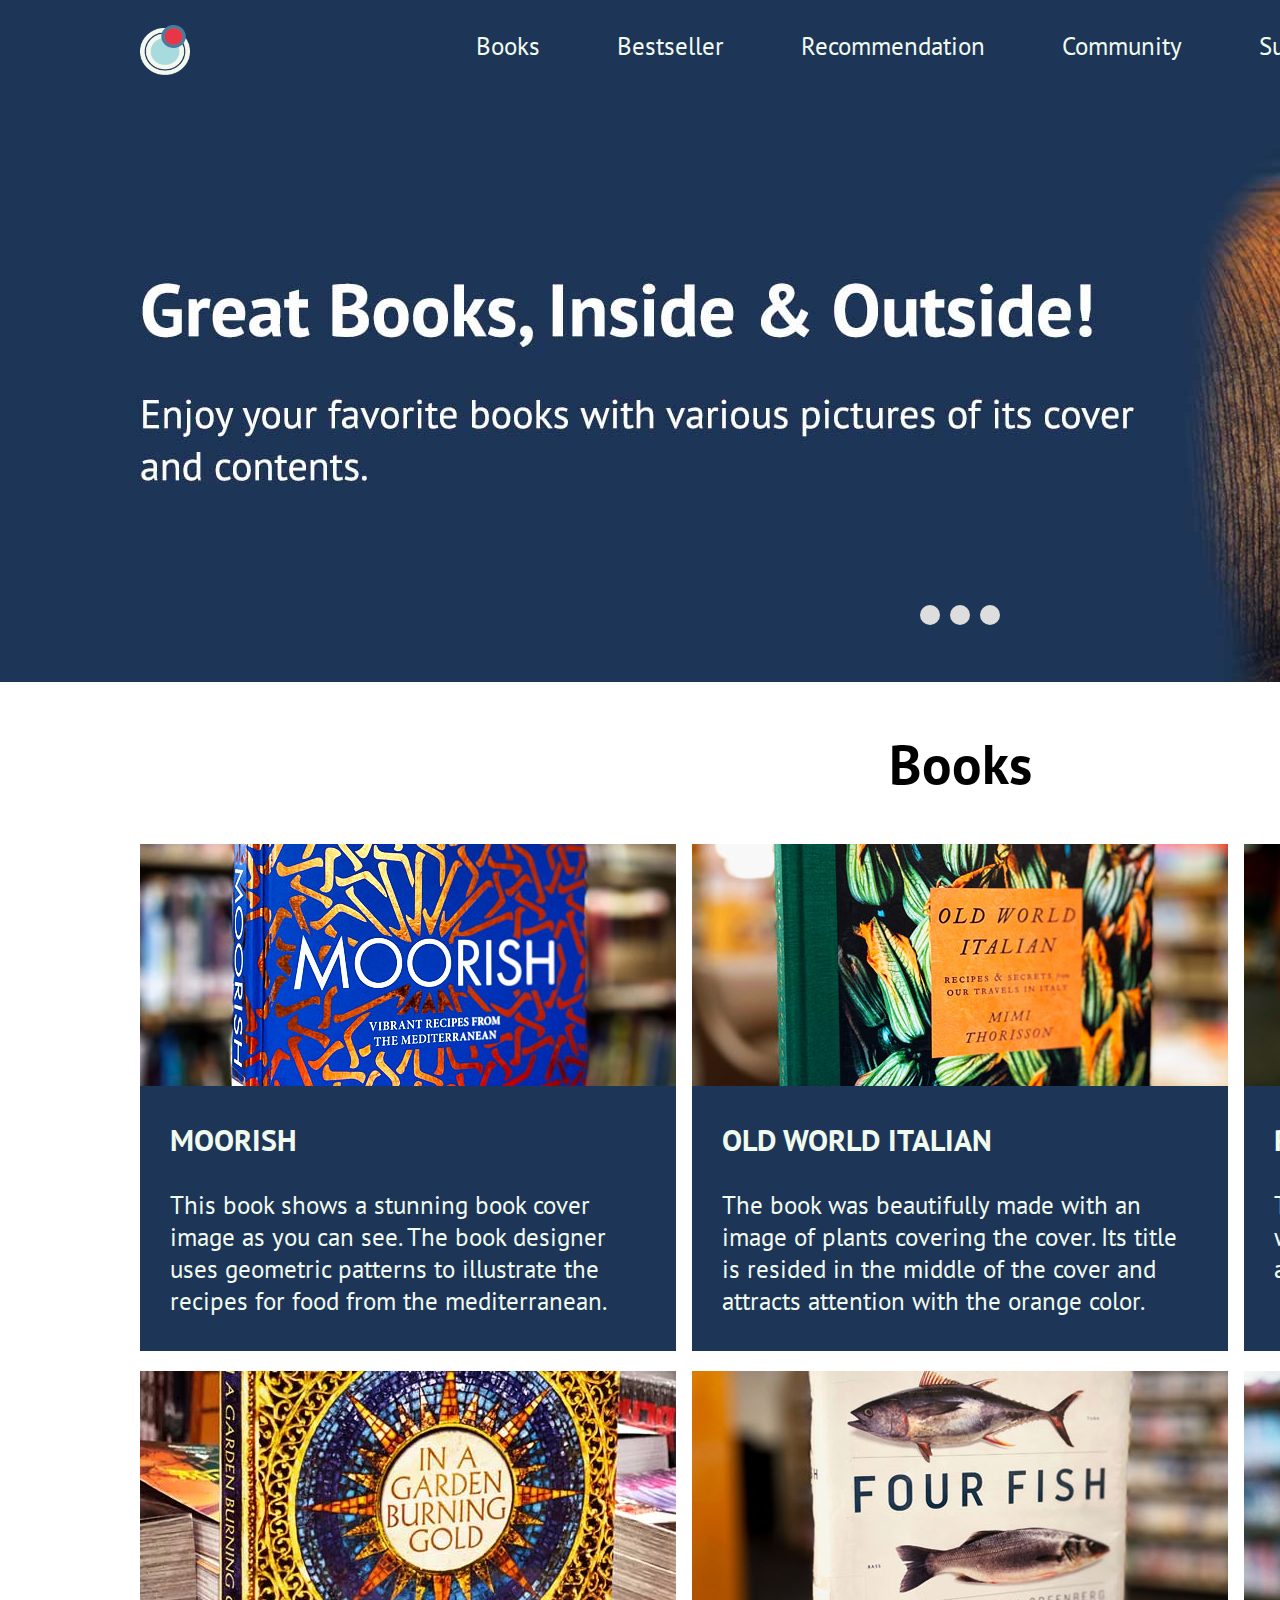
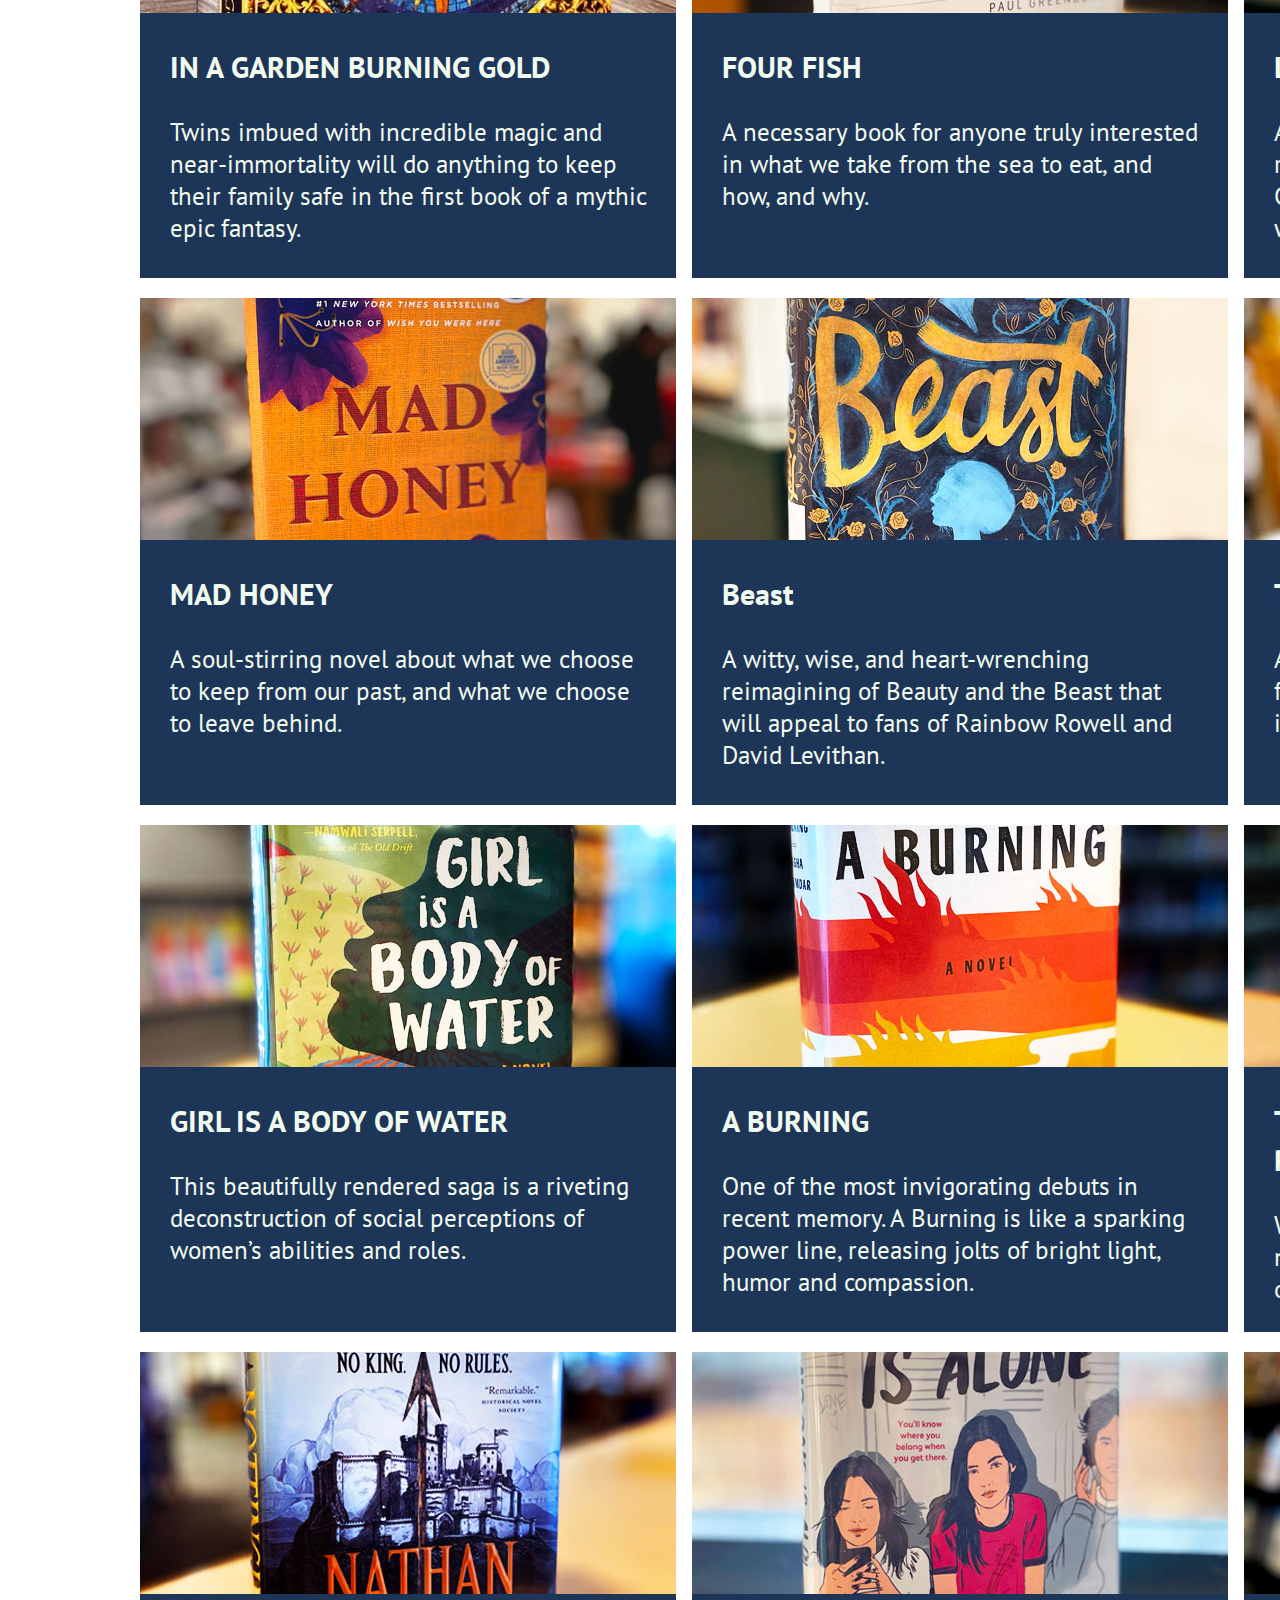
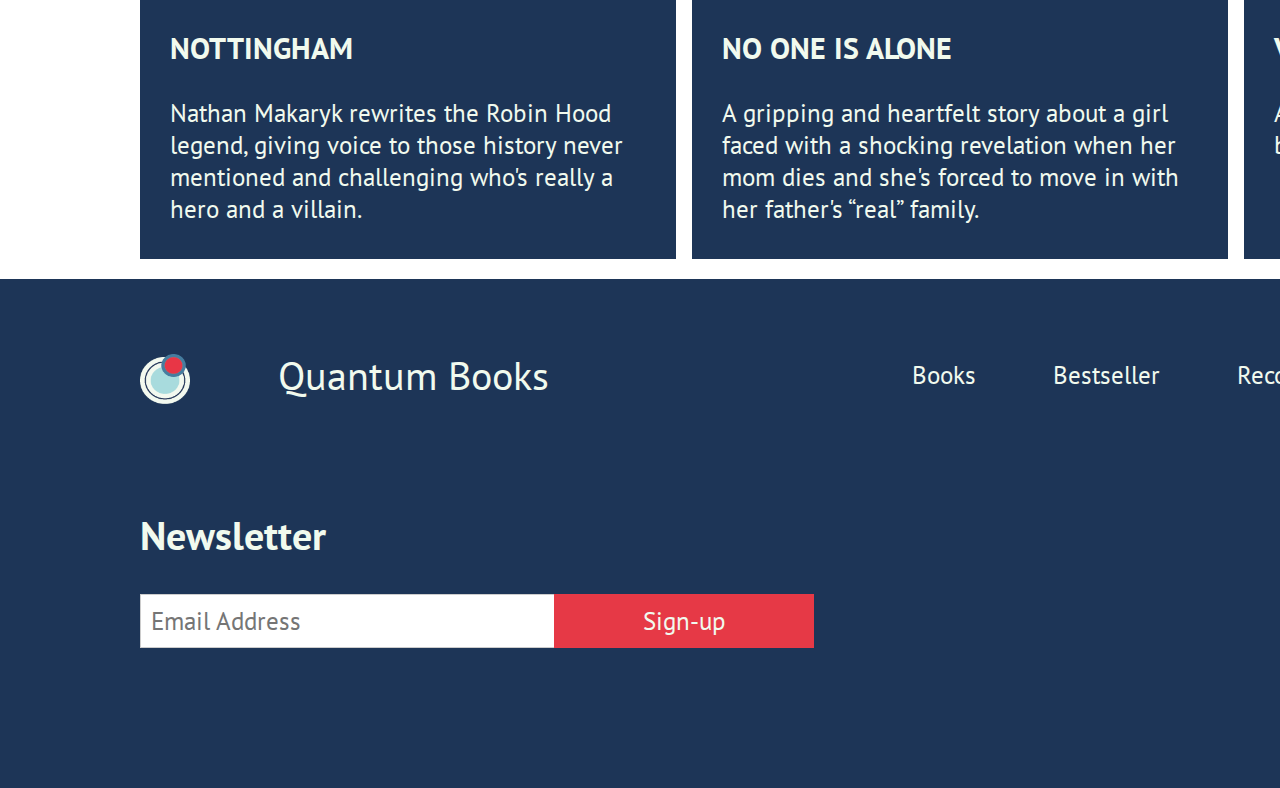
<file: gallery.html>
<!DOCTYPE html>
<html lang="en">
<head>
<meta charset="UTF-8">
<link rel="preconnect" href="https://fonts.googleapis.com">
<link rel="preconnect" href="https://fonts.gstatic.com" crossorigin>
<link href="https://fonts.googleapis.com/css2?family=PT+Sans:wght@400;700&display=swap" rel="stylesheet">

<link href="css/main.css" rel="stylesheet" type="text/css">

<title>Quantum Books</title>

</head>
<!-- students must convert divs to semantic tags -->
<body>
    <h1 class="hidden">Welcome to The Quantum Books</h1>
    <div id="container">
        <header id="main-header" class="grid-con">
            <div class="logo">
                <a href="index.html">
                <img src="images/logos-80px.png" alt="Quantum Books">
                </a>
            </div>
            <nav id="main-nav">
                <h2 class="hidden">Main Navigation</h2>
                <ul>
                    <li><a href="gallery.html">Books</a></li>
                    <li><a href="#">Bestseller</a></li>
                    <li><a href="#">Recommendation</a></li>
                    <li><a href="#">Community</a></li>
                    <li><a href="#">Support</a></li>
                </ul>
            </nav>
            <div id="search">
                <img src="images/search.png" alt="search">
            </div>
            <div id="login">
                <img src="images/login.png" alt="search">
            </div>
        </header> 

        <main>
            <section id="gallery-image">
                <h2 class="hidden">Main Image</h2>
                <div class="grid-con">
                    <div id="gallery-controls">
                        <span class="dot"></span>
                        <span class="dot"></span>
                        <span class="dot"></span>
                    </div>
                </div>
            </section> 

            <section class="grid-con" id="gallery">
                <h2>Books</h2>
                <section class="gallery-box">
                    <h3 class="hidden">product1</h3>
                    <img src="images/book_1-1.jpg" alt="moorish">
                    <article class="book">
                        <h3>MOORISH</h3>
                        <p>This book shows a stunning book cover image as you can see. The book designer uses geometric patterns to illustrate the recipes for food from the mediterranean.</p>
                    </article>
                </section>
                <section class="gallery-box">
                    <h3 class="hidden">product2</h3>
                    <img src="images/book_1-2.jpg" alt="old_world_italian">
                    <article class="book">
                        <h3>OLD WORLD ITALIAN</h3>
                        <p>The book was beautifully made with an image of plants covering the cover. Its title is resided in the middle of the cover and attracts attention with the orange color.</p>
                    </article>
                </section>
                <section class="gallery-box">
                    <h3 class="hidden">product3</h3>
                    <img src="images/book_1-3.jpg" alt="root">
                    <article class="book">
                        <h3>Root</h3>
                        <p>This book, decorated with a beautiful watercolor painting of plant roots, is a book about plant "Roots." </p>
                    </article>
                </section>

                <section class="gallery-box">
                    <h3 class="hidden">product4</h3>
                    <img src="images/book_2-1.jpg" alt="garden">
                    <article class="book">
                        <h3>IN A GARDEN BURNING GOLD</h3>
                        <p>Twins imbued with incredible magic and near-immortality will do anything to keep their family safe in the first book of a mythic epic fantasy.</p>
                    </article>
                </section>
                <section class="gallery-box">
                    <h3 class="hidden">product5</h3>
                    <img src="images/book_2-2.jpg" alt="FOUR FISH">
                    <article class="book">
                        <h3>FOUR FISH</h3>
                        <p>A necessary book for anyone truly interested in what we take from the sea to eat, and how, and why.</p>
                    </article>
                </section>
                <section class="gallery-box">
                    <h3 class="hidden">product6</h3>
                    <img src="images/book_2-3.jpg" alt="city">
                    <article class="book">
                        <h3>LIFE IN THE CITY OF DIRTY</h3>
                        <p>A gritty and inspiring memoir from renowned Cree environmental activist Clayton Thomas-Muller, who escaped the world of drugs and gang life.</p>
                    </article>
                </section>

                <section class="gallery-box">
                    <h3 class="hidden">product7</h3>
                    <img src="images/book_3-1.jpg" alt="honey">
                    <article class="book">
                        <h3>MAD HONEY</h3>
                        <p>A soul-stirring novel about what we choose to keep from our past, and what we choose to leave behind.</p>
                    </article>
                </section>
                <section class="gallery-box">
                    <h3 class="hidden">product8</h3>
                    <img src="images/book_3-2.jpg" alt="beast">
                    <article class="book">
                        <h3>Beast</h3>
                        <p>A witty, wise, and heart-wrenching reimagining of Beauty and the Beast that will appeal to fans of Rainbow Rowell and David Levithan.
                        </p>
                    </article>
                </section>
                <section class="gallery-box">
                    <h3 class="hidden">product9</h3>
                    <img src="images/book_3-3.jpg" alt="sun">
                    <article class="book">
                        <h3>THE SUN IS ALSO A STAR</h3>
                         <p>A book that is very much about the many factors that affect falling in love, as much as it is about the very act itself.</p>
                    </article>
                </section>

                <section class="gallery-box">
                    <h3 class="hidden">product10</h3>
                    <img src="images/book_4-1.jpg" alt="girl">
                    <article class="book">
                        <h3>GIRL IS A BODY OF WATER</h3>
                        <p>This beautifully rendered saga is a riveting deconstruction of social perceptions of women’s abilities and roles.</p>
                    </article>
                </section>
                <section class="gallery-box">
                    <h3 class="hidden">product11</h3>
                    <img src="images/book_4-2.jpg" alt="burning">
                    <article class="book">
                        <h3>A BURNING</h3>
                        <p>One of the most invigorating debuts in recent memory. A Burning is like a sparking power line, releasing jolts of bright light, humor and compassion.</p>
                    </article>
                </section>
                <section class="gallery-box">
                    <h3 class="hidden">product12</h3>
                    <img src="images/book_4-3.jpg" alt="mountain">
                    <article class="book">
                        <h3>THE HIGH MOUNTAINS OF PORTUGAL</h3>
                        <p>Written with nuanced beauty; not for nothing has Martel established himself as our premier writer of animal-based fiction.</p>
                    </article>
                </section>

                <section class="gallery-box">
                    <h3 class="hidden">product13</h3>
                    <img src="images/book_5-1.jpg" alt="nottigham">
                    <article class="book">
                        <h3>NOTTINGHAM</h3>
                        <p>Nathan Makaryk rewrites the Robin Hood legend, giving voice to those history never mentioned and challenging who's really a hero and a villain.</p>
                    </article>
                </section>
                <section class="gallery-box">
                    <h3 class="hidden">product14</h3>
                    <img src="images/book_5-2.jpg" alt="alone">
                    <article class="book">
                        <h3>NO ONE IS ALONE</h3>
                        <p>A gripping and heartfelt story about a girl faced with a shocking revelation when her mom dies and she's forced to move in with her father's “real” family.</p>
                    </article>
                </section>
                <section class="gallery-box">
                    <h3 class="hidden">product15</h3>
                    <img src="images/book_5-3.jpg" alt="cakes">
                    <article class="book">
                        <h3>Vintage Cakes</h3>
                        <p>A charming collection of updated recipes for both classic and forgotten cakes.</p>
                    </article>
                </section>
                
            </section>         
        </main>

        <footer id="footer-con">
            <section class="grid-con" id="footer">
                <h2 class="hidden">Bottom Navigation</h2>
                <div class="logo">
                    <a href="index.html">
                    <img src="images/logos-80px.png" alt="Quantum Books"> 
                    </a>
                </div>
                <div id="bottom-title">Quantum Books</div>
                <nav id="bottom-nav">
                    <h3 class="hidden">menu</h3>
                    <ul>
                        <li><a href="gallery.html">Books</a></li>
                        <li><a href="#">Bestseller</a></li>
                        <li><a href="#">Recommendation</a></li>
                        <li><a href="#">Community</a></li>
                        <li><a href="#">Support</a></li>
                    </ul>
                </nav>
            </section>
            
            <section class="grid-con">
                <h2>Newsletter</h2>
                <div class="box box4">
                    <input id="theinput" placeholder="Email Address" type="text" required>
                </div>
                <div class="box box5">
                    <input id="thebutton" value="Sign-up" type="button">
                </div>
                <section class="box box6">
                    <h2 class="hidden">Social Links</h2>
                    <a href="http://www.instagram.com"><img src="images/instagram.png" alt="instagram"></a>
                    <a href="http://www.facebook.com"><img src="images/facebook.png" alt="facebook"></a>
                    <a href="http://www.reddit.com"><img src="images/reddit.png" alt="reddit"></a>
                    <a href="http://www.twitter.com"><img src="images/twitter.png" alt="twitter"></a>
                </section>
            </section>   
        </footer>

    </div><!--end container-->  
</body>
</html>
</file>
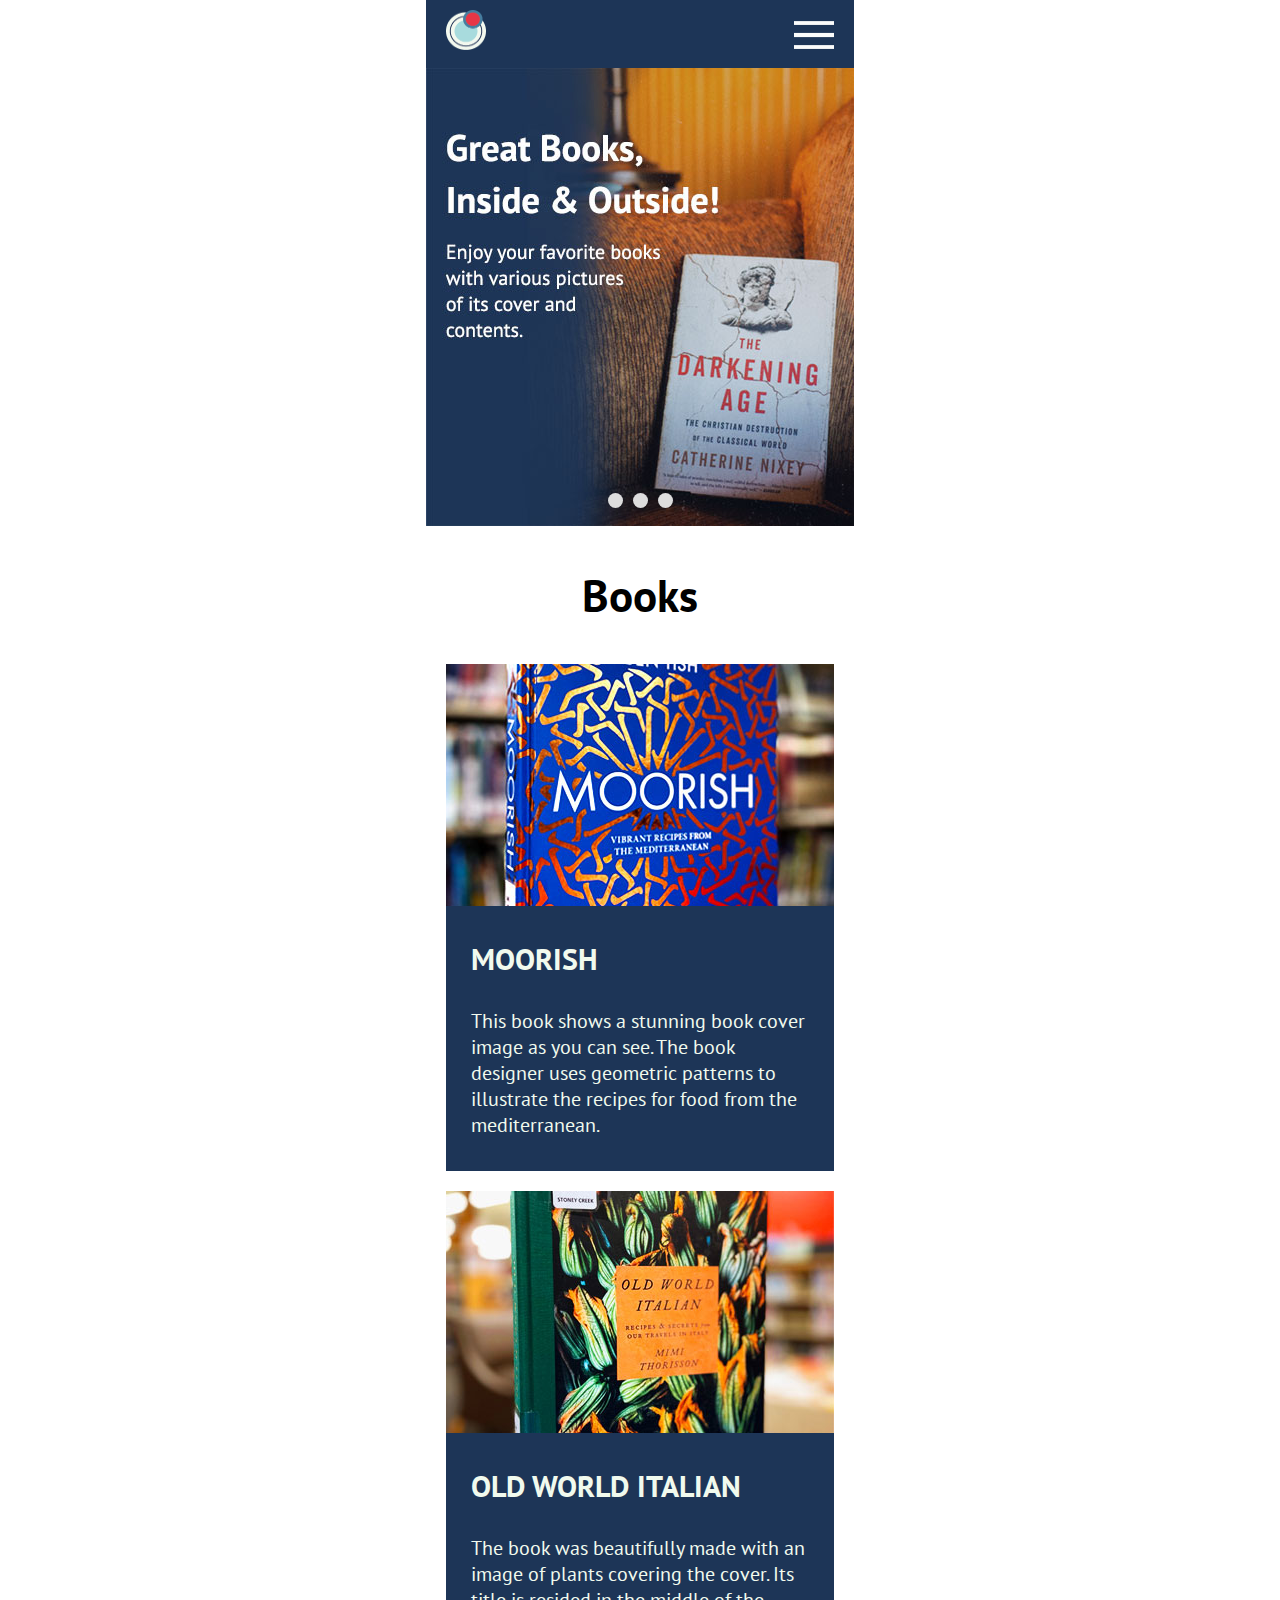
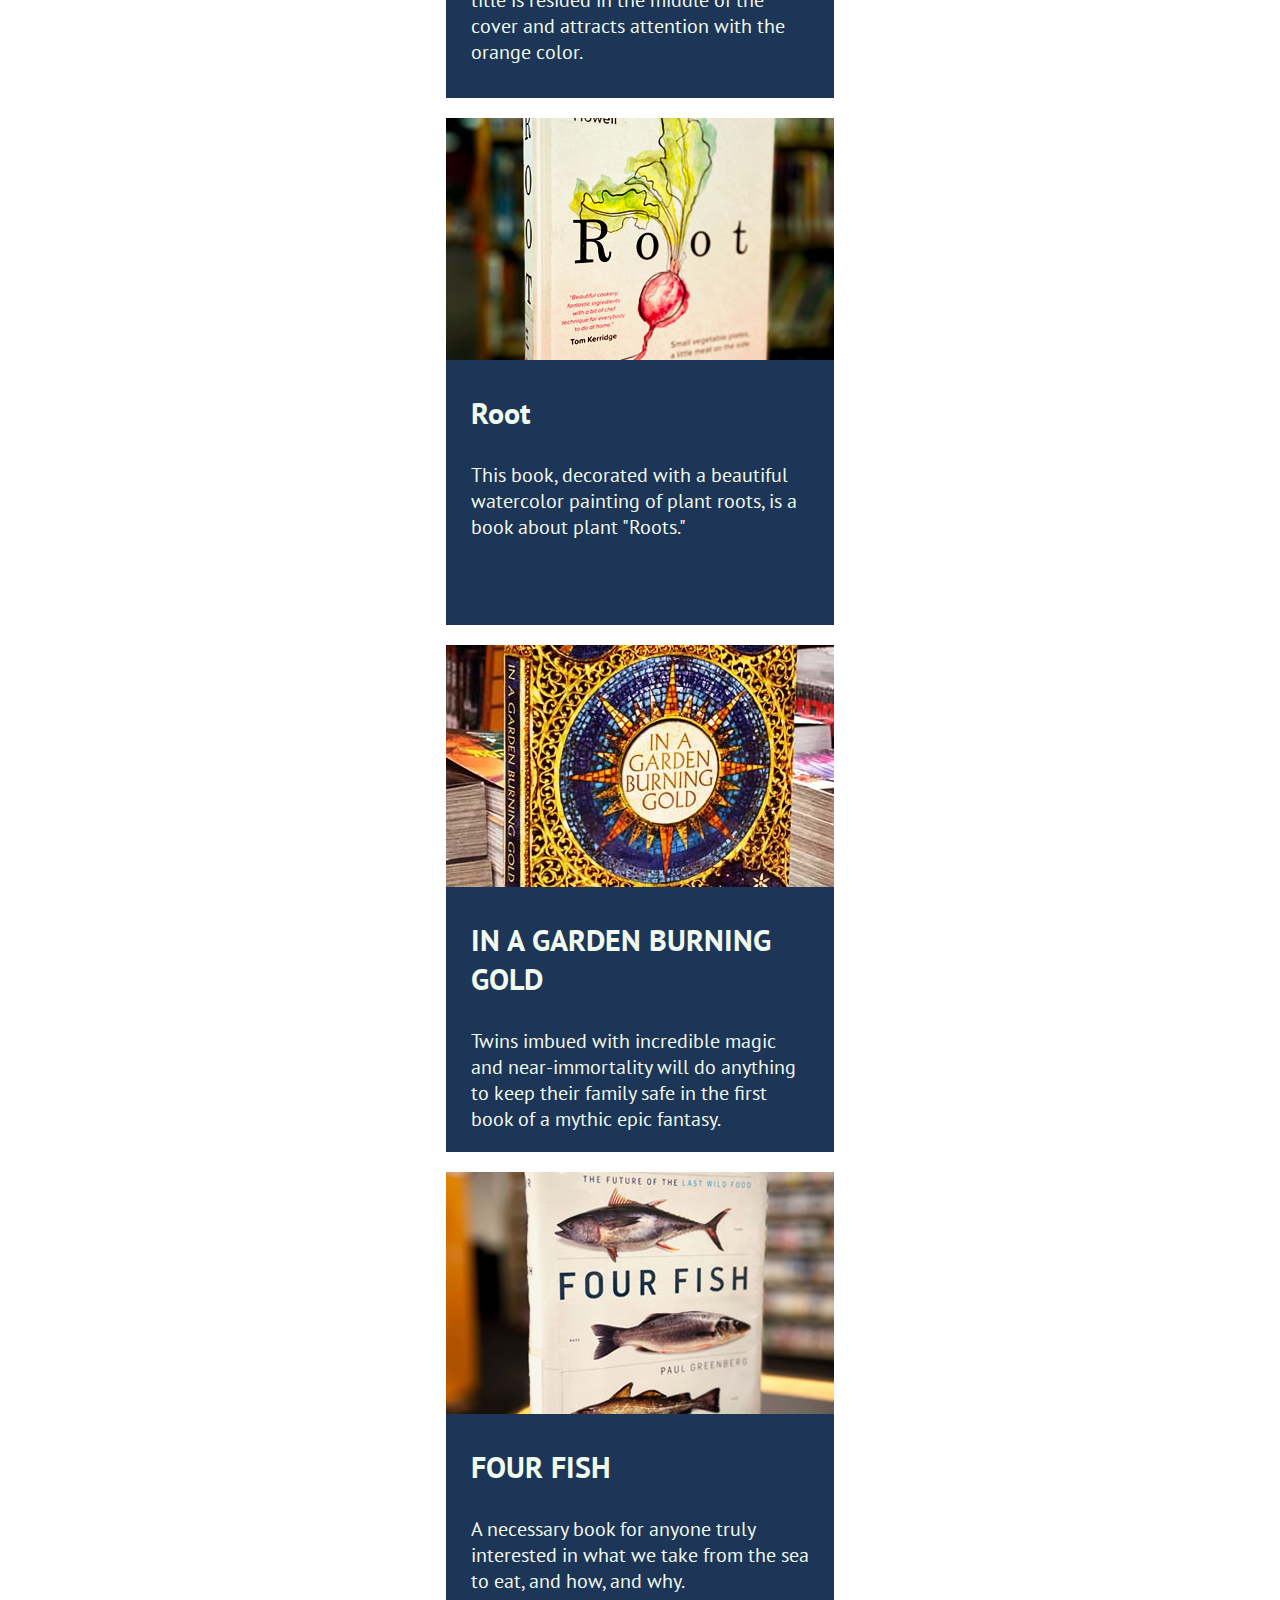
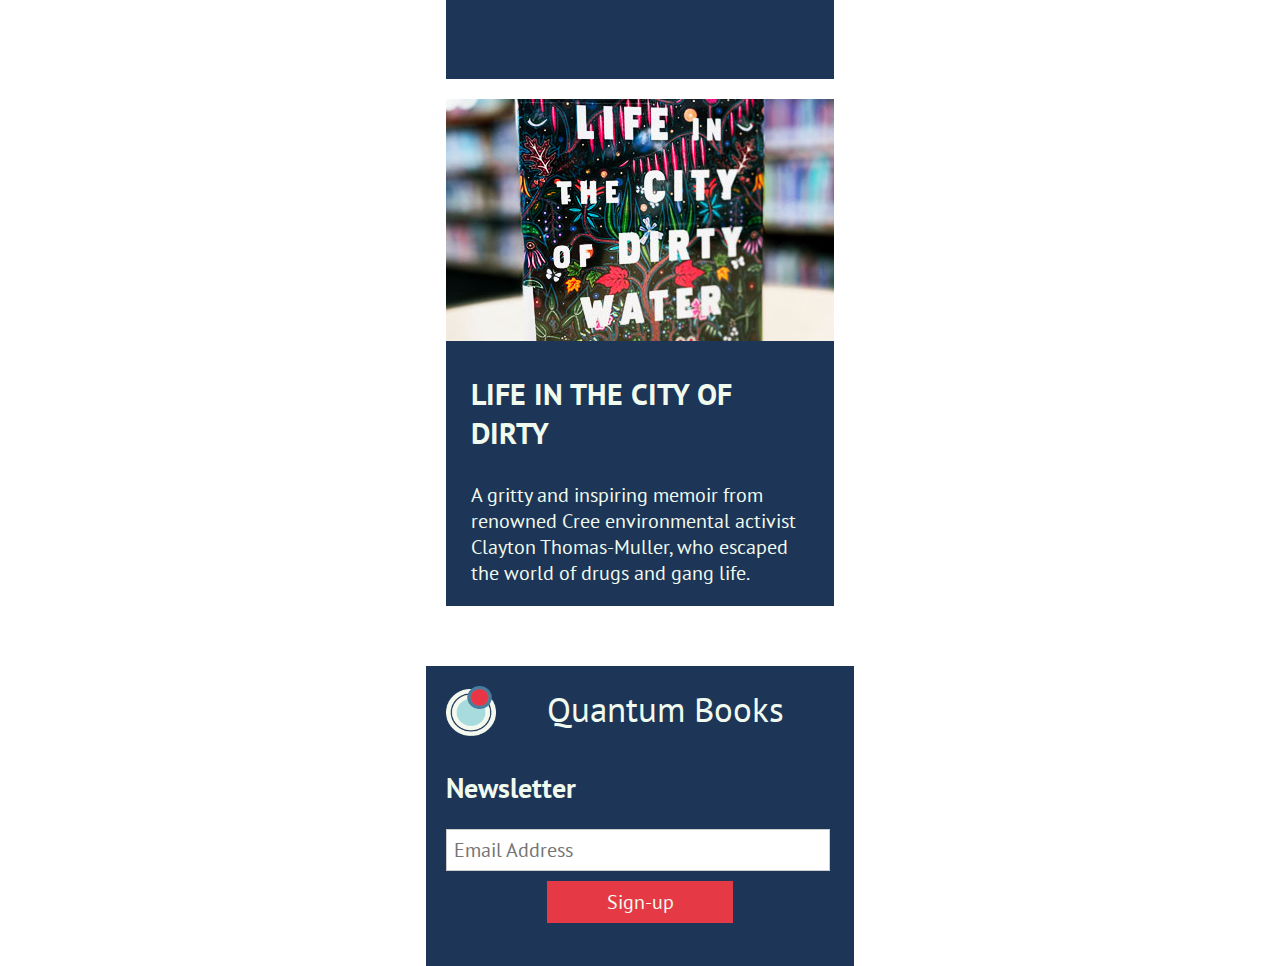
<file: gallery_mobile.html>
<!DOCTYPE html>
<html lang="en">
<head>
<meta charset="UTF-8">
<link rel="preconnect" href="https://fonts.googleapis.com">
<link rel="preconnect" href="https://fonts.gstatic.com" crossorigin>
<link href="https://fonts.googleapis.com/css2?family=PT+Sans:wght@400;700&display=swap" rel="stylesheet">

<link href="css/main-mobile.css" rel="stylesheet" type="text/css">

<title>Quantum Books</title>

</head>
<body>
    <!-- students must convert divs to semantic tags -->
	<h1 class="hidden">Welcome to The Quantum Books</h1>
    <div id="container">
        
        <div id="header-con">
            <header id="main-header" class="grid-con">
                <img src="images/logos-80px.png" alt="logo">
                <nav id="mobile-nav">
                    <h2 class="hidden">Menu</h2>
                    <img src="images/hamburger-menu-150px.png" alt="hamburger">
                </nav>
            </header>   
        </div> 

        <main>
            <section id="hero-gallery-con">
                <h2 class="hidden">Main Image</h2>                
                    <div class="grid-con">
                        <div id="gallery-controls">
                            <span class="dot"></span>
                            <span class="dot"></span>
                            <span class="dot"></span>
                        </div>
                    </div>
            </section>

            <section class="grid-con" id="gallery">
                <h2>Books</h2>
                <section class="gallery-box">
                    <h3 class="hidden">product1</h3>
                    <img src="images/book_1-1_m.jpg" alt="moorish">
                    <article class="book">
                        <h3>MOORISH</h3>
                        <p>This book shows a stunning book cover image as you can see. The book designer uses geometric patterns to illustrate the recipes for food from the mediterranean.</p>
                    </article>
                </section>
                <section class="gallery-box">
                    <h3 class="hidden">product2</h3>
                    <img src="images/book_1-2_m.jpg" alt="old_world_italian">
                    <article class="book">
                        <h3>OLD WORLD ITALIAN</h3>
                        <p>The book was beautifully made with an image of plants covering the cover. Its title is resided in the middle of the cover and attracts attention with the orange color.</p>
                    </article>
                </section>
                <section class="gallery-box">
                    <h3 class="hidden">product3</h3>
                    <img src="images/book_1-3_m.jpg" alt="root">
                    <article class="book">
                        <h3>Root</h3>
                        <p>This book, decorated with a beautiful watercolor painting of plant roots, is a book about plant "Roots." </p>
                    </article>
                </section>

                <section class="gallery-box">
                    <h3 class="hidden">product4</h3>
                    <img src="images/book_2-1_m.jpg" alt="garden">
                    <article class="book">
                        <h3>IN A GARDEN BURNING GOLD</h3>
                        <p>Twins imbued with incredible magic and near-immortality will do anything to keep their family safe in the first book of a mythic epic fantasy.</p>
                    </article>
                </section>
                <section class="gallery-box">
                    <h3 class="hidden">product5</h3>
                    <img src="images/book_2-2_m.jpg" alt="FOUR FISH">
                    <article class="book">
                        <h3>FOUR FISH</h3>
                        <p>A necessary book for anyone truly interested in what we take from the sea to eat, and how, and why.</p>
                    </article>
                </section>
                <section class="gallery-box">
                    <h3 class="hidden">product6</h3>
                    <img src="images/book_2-3_m.jpg" alt="city">
                    <article class="book">
                        <h3>LIFE IN THE CITY OF DIRTY</h3>
                        <p>A gritty and inspiring memoir from renowned Cree environmental activist Clayton Thomas-Muller, who escaped the world of drugs and gang life.</p>
                    </article>
                </section>
            </section>              
        </main>

        <footer id="footer-con">
            <section class="grid-con" id="footer-box">
                <h2 class="hidden">Bottom Navigation</h2>                    
                    <a href="index.html">
                        <img src="images/logos-80px.png" alt="Quantum Books"> 
                    </a>
                    <div id="bottom-title">Quantum Books</div>
            </section>
                
            <section class="grid-con" id="m-newsletter">   
                <h2>Newsletter</h2>
                <div id="m-input">
                    <input id="theinput" placeholder="Email Address" type="text" required>
                </div>
                <div id="m-button">
                    <input id="thebutton" value="Sign-up" type="button">
                </div>
            </section>
        </footer>
        
    </div> 
</body>
</html>
</file>
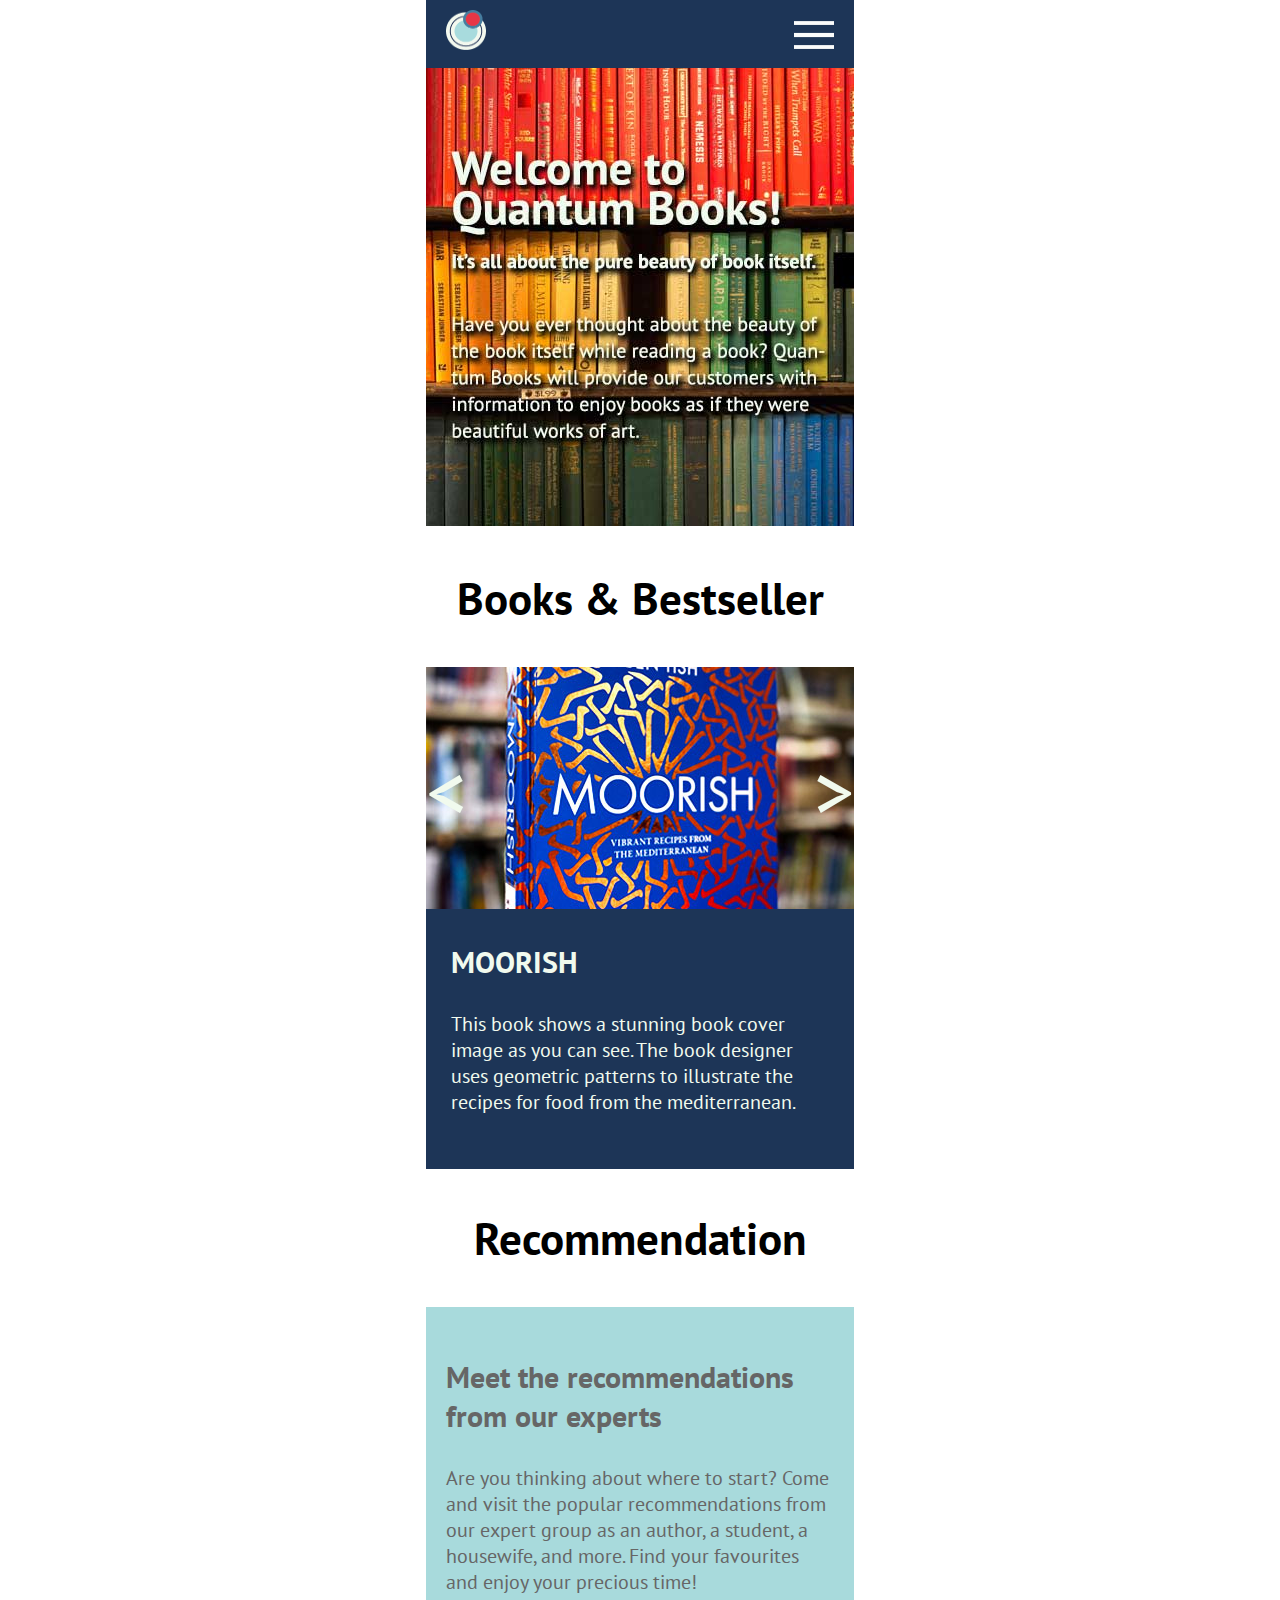
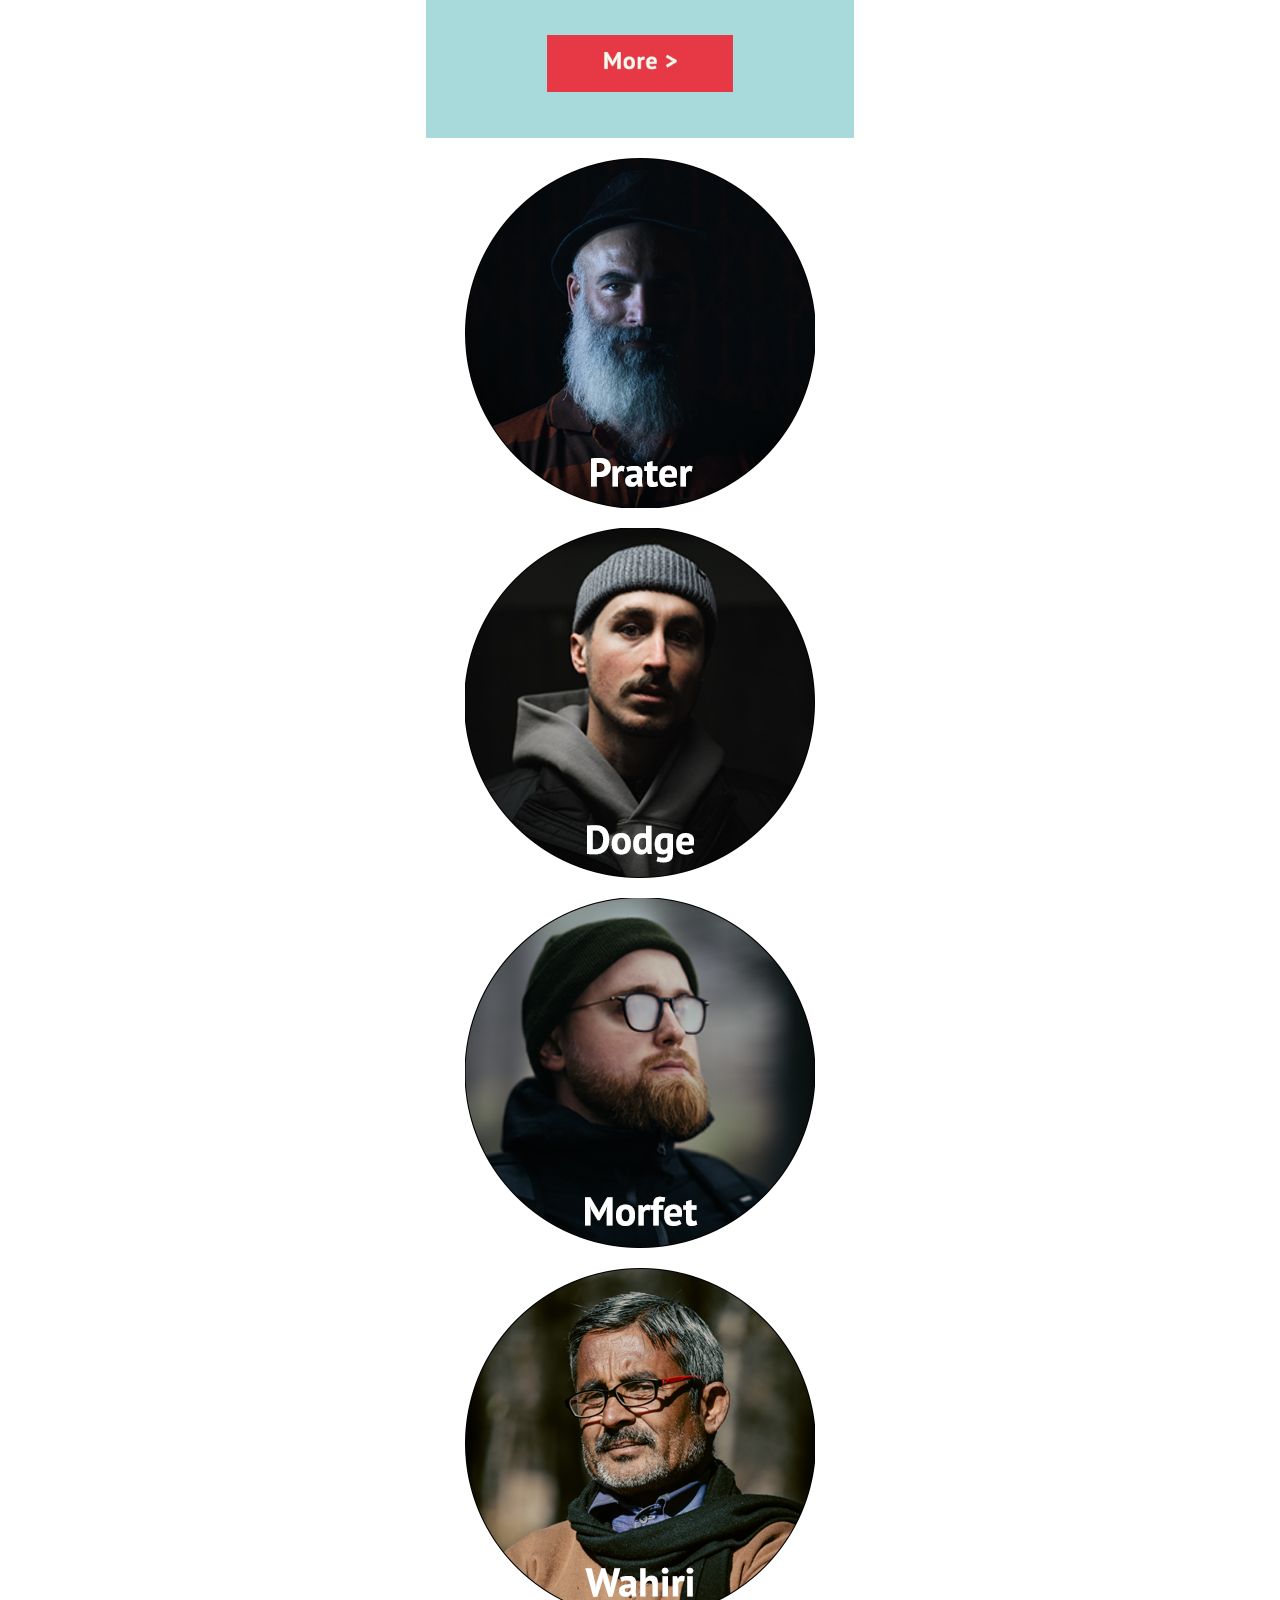
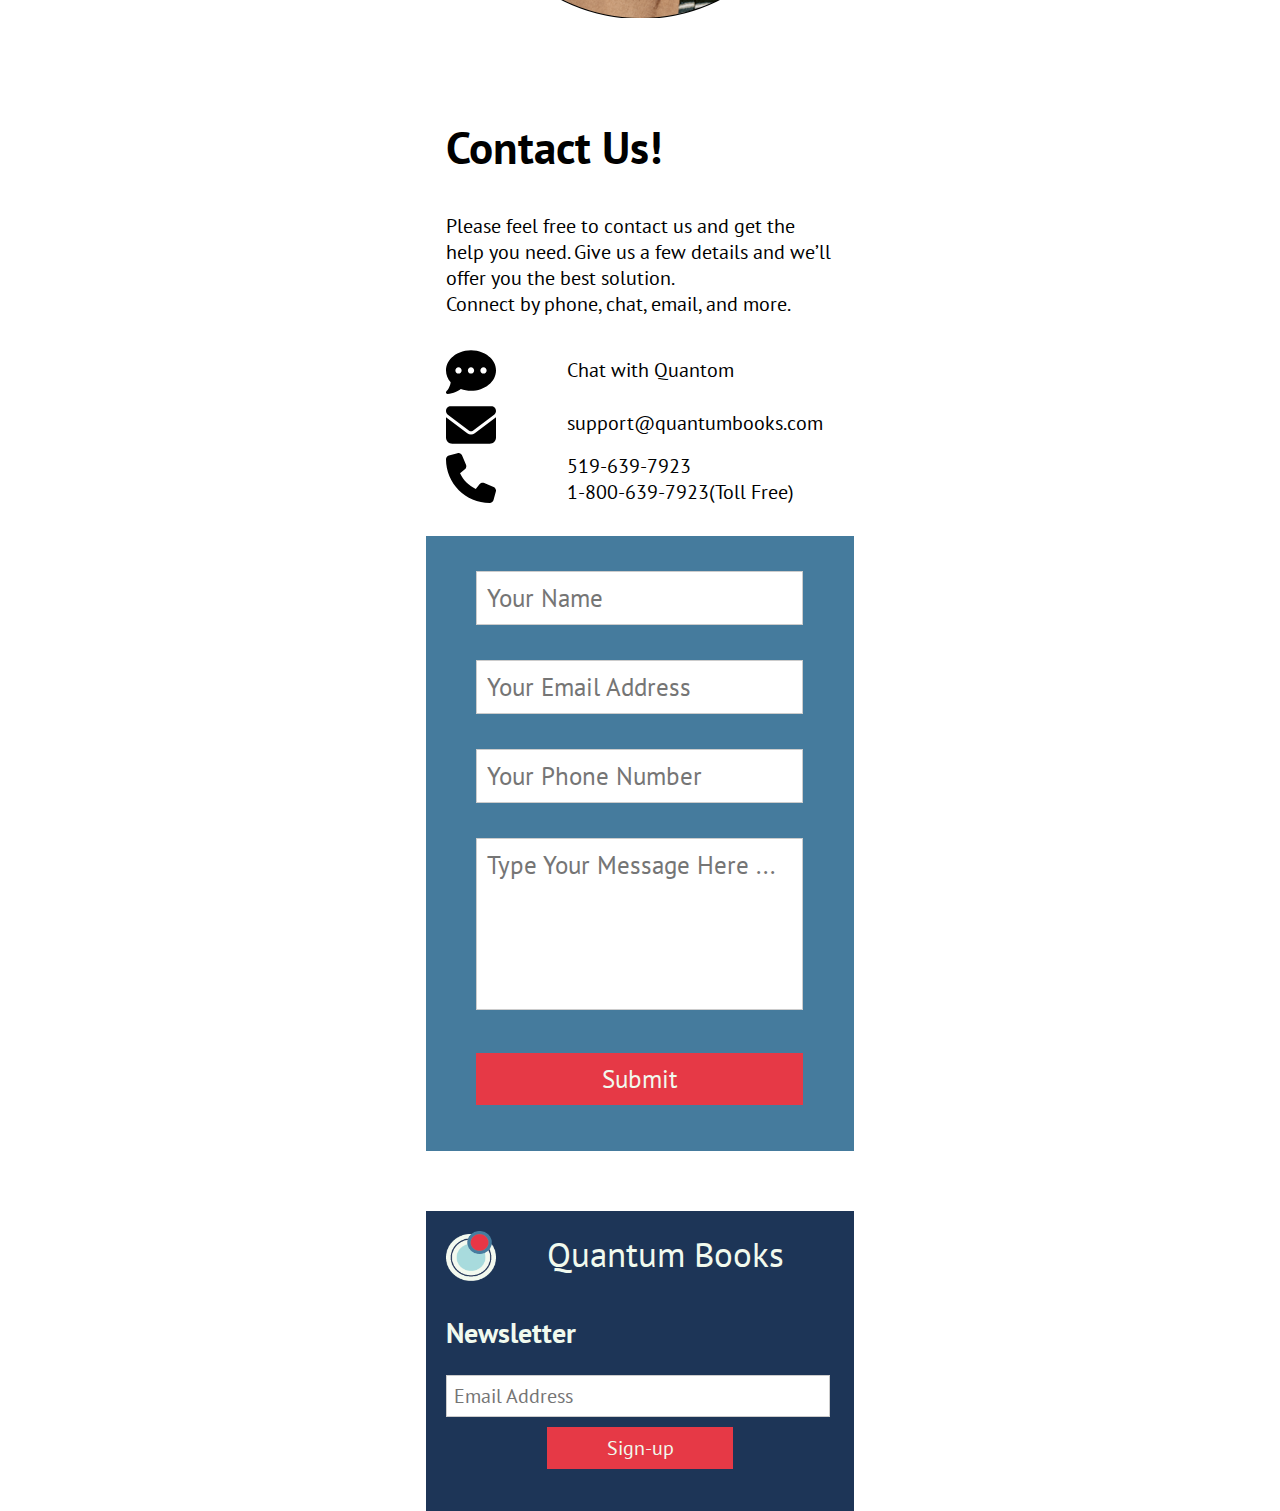
<file: index_mobile.html>
<!DOCTYPE html>
<html lang="en">
<head>
<meta charset="UTF-8">
<link rel="preconnect" href="https://fonts.googleapis.com">
<link rel="preconnect" href="https://fonts.gstatic.com" crossorigin>
<link href="https://fonts.googleapis.com/css2?family=PT+Sans:wght@400;700&display=swap" rel="stylesheet">

<link href="css/main-mobile.css" rel="stylesheet" type="text/css">

<title>Quantum Books</title>

</head>
<!-- students must convert divs to semantic tags -->
<body>
	<h1 class="hidden">Welcome to The Quantum Books</h1>
    <div id="container">
        
        <div id="header-con">
            <header id="main-header" class="grid-con">
                <img src="images/logos-80px.png" alt="logo">
                <nav id="mobile-nav">
                    <h2 class="hidden">Menu</h2>
                    <img src="images/hamburger-menu-150px.png" alt="hamburger">
                </nav>
            </header>    
        </div> 

        <main>
            <section>
                <h2 class="hidden">Main Image</h2>
                <img src="images/m_main_header.jpg" alt="image">
            </section>  

            <section id="image-slider-con">
                <h2>Books & Bestseller</h2>
                <img src="images/book_1-1_m_index.jpg" alt="moorish">
                <article class="book">
                    <h3>MOORISH</h3>
                    <p>This book shows a stunning book cover image as you can see. The book designer uses geometric patterns to illustrate the recipes for food from the mediterranean.</p>
                </article>
                <!-- ascii symbols for <> -->
                <span id="mobile-slider-left">&#60;</span>
                <span id="mobile-slider-right">&#62;</span>
            </section>

            <section id="recomm-con">
                <h2>Recommendation</h2>   
                    <div id="recomm-text-con">     
                        <article class="grid-con">
                            <div id="recomm-text">
                                <h3>Meet the recommendations from our experts</h3>
                                <p>Are you thinking about where to start? Come and visit the popular recommendations from our expert group as an author, a student, a housewife, and more. Find your favourites and enjoy your precious time! </p>
                                <br><br>
                                <p id="buttonmore">
                                    <a href="#"><img src="images/button_more.jpg" alt="button"></a>
                                </p>
                            </div>
                        </article>      
                    </div>  
                    <section class="grid-con" id="recomm-photos">
                        <h3 class="hidden">Recommend links</h3>
                        <img src="images/recommendation_1-1.png" alt="image" class="recomm-photo">
                        <img src="images/recommendation_1-2_350px.png" alt="image" class="recomm-photo">
                        <img src="images/recommendation_2-1_350px.png" alt="image" class="recomm-photo">
                        <img src="images/recommendation_2-2.png" alt="image" class="recomm-photo">
                    </section>         
            </section>

            <section id="contact-us-con"> 
                <h2>Contact Us!</h2>              
                    <article id="contact-text">
                        <h3 class="hidden">Contact Us details</h3>
                        <p>Please feel free to contact us and get the help you need. Give us a few details and we’ll offer you the best solution.</p>
                        <p>Connect by phone, chat, email, and more.</p>
                        <br><br>
                        <div class="grid-con">
                            <div class="box box5"><img src="images/chat-solid.svg" alt="chat_icon"></div>
                            <div class="box box6"><p>Chat with Quantom</p></div>
                            <div class="box box7"><img src="images/email-solid.svg" alt="chat_icon"></div>
                            <div class="box box8"><p>support@quantumbooks.com</p></div>
                            <div class="box box9"><img src="images/phone-solid.svg" alt="chat_icon"></div>
                            <div class="box box10"><p>519-639-7923</p><p>1-800-639-7923(Toll Free)</p></div>
                        </div>
                    </article>
                    <div class="grid-con" id="contact-form">
                        <form id="input-form" method="post">                      
                            <fieldset>
                              <input placeholder="Your Name" type="text" tabindex="1" required>
                            </fieldset>
                            <fieldset>
                              <input placeholder="Your Email Address" type="email" tabindex="2" required>
                            </fieldset>
                            <fieldset>
                              <input placeholder="Your Phone Number" type="tel" tabindex="3" required>
                            </fieldset>
                            <fieldset>
                              <textarea placeholder="Type Your Message Here ..." tabindex="5" required></textarea>
                            </fieldset>
                            <fieldset>
                              <button name="submit" type="submit">Submit</button>
                            </fieldset>
                        </form>  
                    </div>              
            </section>
        </main>

        <footer id="footer-con">
            <section class="grid-con" id="footer-box">
                <h2 class="hidden">Bottom Navigation</h2>                    
                    <a href="index.html">
                        <img src="images/logos-80px.png" alt="Quantum Books"> 
                    </a>
                    <div id="bottom-title">Quantum Books</div>
            </section>
                
            <section class="grid-con" id="m-newsletter">   
                <h2>Newsletter</h2>
                <div id="m-input">
                    <input id="theinput" placeholder="Email Address" type="text" required>
                </div>
                <div id="m-button">
                    <input id="thebutton" value="Sign-up" type="button">
                </div>
            </section>
        </footer>

    </div>
</body>
</html>
</file>
<file: css/main-mobile.css>
@charset "UTF-8";
/* CSS Document */

/*Remove this rule on your HTML elements as you start to fill them with content*/

.box-color {
	color: #fff;
	background: #000;
	text-align: center;
	margin: 0;
}

/*basic reset*/

/*browsers have built in values for elements so we'll reset a few things to zero, you can add to this or remove items as needed*/

div,p,body,header,footer,section,article,nav { 
	margin: 0; 
	padding: 0; 
}	

img { 
	border: none; /*Remove border if image is a link*/
	margin: 0; 
	padding: 0; 
}

/*html selectors*/

body {
	font-family: 'PT Sans', sans-serif;
	font-size: 12px;
}

/* Remove underlines from links */

a {
	text-decoration: none;
}

/*hide elements from browser but show for doc outline*/

.hidden {
	display: none;
}


/*Common page elements  */

/*This is essentially a box that we place the whole site in.  
We center the box using margin 0 auto and give it a fixed width of 428px.
428px would fit some phones. Sizes will vary depending on the projects
you work on and the intended audience, we may go as low as 320px */

#container {
	margin: 0 auto;
	width: 428px;
}

/* this is our grid based off of our XD file */
.grid-con {
	display: grid;
	grid-template-columns: repeat(4, 85px);
	grid-column-gap: 16px;
	padding-left: 20px;
	padding-right: 20px;
}

#header-con {
	background-color: #1d3557;
	padding-top: 10px;
	padding-bottom: 10px;
}

#main-header img{
	grid-column: 1/3;
	width: 40px;
	height: 40px;
}

#mobile-nav {
	grid-column: 4/-1;
	text-align: right;
	margin-right: 0;
	margin-left: 40px;
	margin-top: 5px;
}

#mobile-nav img {
	width: 40px;
	height: 40px;
}

/* index page */

#image-slider-con {
	background-color: #1d3557;
	height: 640px;
	position: relative;
}

#image-slider-con h2 {
	background-color: #ffffff;
	text-align: center;
	padding-top: 40px;
	padding-bottom: 40px;
	margin: 0;
	font-size: 45px;
	font-weight: bold;
}

#image-slider-con img {
	text-align: left;
}

#mobile-slider-left {
	position: absolute;
	left: 0;
	font-size: 80px;
	color: #f1faee;
	top: 210px;
}

#mobile-slider-right {
	position: absolute;
	right: 0;
	font-size: 80px;
	color: #f1faee;
	top: 210px;
}

.book {
	color: #f1faee;
	margin-left: 25px;
	margin-right: 25px;
}

.book h3 { 
	font-size: 30px;
	font-weight: bold;
}

.book p { font-size: 20px;}

#recomm-con h2 {
	background-color: #ffffff;
	text-align: center;
	padding-top: 40px;
	padding-bottom: 40px;
	margin: 0;
	font-size: 45px;
	font-weight: bold;
}

#recomm-text-con {
	background-color: #a8dadc;
}

#recomm-text {
	grid-column: 1/-1;
	color: #666666;
	margin-top: 20px;
	margin-bottom: 20px;
}

#recomm-text h3 {
	font-size: 30px;
	font-weight: bold;
}

#recomm-text p {
	font-size: 20px;
}

#buttonmore {
	text-align: center;
	margin-top: 10px;
	margin-bottom: 20px;
}

#buttonmore img {
	width: 186px;
	height: 57px;
}

.recomm-photo {
	grid-column: 1/-1;
	display: block;
	margin: 20px auto 0 auto;
}

/* ===== Contact Us ===== */

#contact-us-con {
	margin-top: 100px;
	margin-bottom: 60px;
}

#contact-text {
	margin-bottom: 30px;
}

#contact-us-con h2 {
	font-size: 45px;
	font-weight: bold;
	margin-top: 25px;
	padding-left: 20px;
	padding-right: 20px;
}

#contact-text p {
	font-size: 20px;
	padding-left: 20px;
	padding-right: 20px;
}

.box {
	padding: 0;
	text-align: left;
}

.box5 {
  grid-column: 1/1;
}

.box5 img {
	width: 50px;
}

.box6 {
  grid-column: 2/5;
  margin-top: 10px;
}

.box7 {
  grid-column: 1/1;
}

.box7 img {
	width: 50px;
}

.box8 {
  grid-column: 2/5;
  margin-top: 10px;
}

.box9 {
  grid-column: 1/1;
}

.box9 img {
	width: 50px;
}

.box10 {
  grid-column: 2/5;
}

/* contact form */
#contact-form {
	background-color: #457B9D;
	grid-column: 1/-1;
	height: 610px;
	padding-top: 5px;
}

#input-form {
	grid-column: 1/4;
}

fieldset {
	border: medium none !important;
	margin: 1em;
	padding: 0;
	width: 100%;
	font-size: 30px;
}

#input-form input[type="text"], #input-form input[type="email"], #input-form input[type="tel"], #input-form textarea {
	width: 305px;
	border:1px solid #CCC;
	background:#FFF;
	margin: 0 0 5px;
	padding: 10px;
	font-size: 25px;
	font-family: inherit;
}

#input-form textarea {
	height: 150px;
	max-width: 100%;
    resize: none;
}

#input-form button[type="submit"] {
	width: 327px;
	border: none;
	background: #e63946;
	color:  #f1faee;
	margin: 0 0 5px;
	padding: 10px;
	font-size: 25px;
	font-family: inherit;
}

#input-form button[type="submit"]:hover {
	background: #a8dadc;
	transition: background-color 0.3s ease-in-out;
}

/*Common page elements  */

#footer-con {
	height: 300px;
	background-color: #1d3557;
}

#footer-box {
	margin-top: 40px;
}

#footer-box img{
	margin-top: 20px;
	width: 50px;
	height: 50px;
}

#bottom-title {
	grid-column: 2/5;
	margin-top: 20px;
	font-size: 35px;
	text-align: left;
	color: #f1faee;
}

#m-newsletter h2 {
	grid-column: 1/4;
	font-size: 28px;
	font-weight: bold;
	color: #f1faee;
	margin-top: 30px;
}

#m-input {
	grid-column: 1/4;
}

#theinput {
	width: 368px;
	border: 1px solid #CCC;
	background:#FFF;
	margin: 0;
	padding: 7px;
	font-size: 20px;
	font-family: inherit;
	text-align: left;
}

#m-button {
	grid-column: 2/3;
	padding-top: 10px;
}

#thebutton {
	width: 186px;
	border: 1px solid #e63946;
	background: #e63946;
	color:  #f1faee;
	margin: 0;
	padding: 7px;
	font-size: 20px;
	font-family: inherit;
	text-align: center;
}

#thebutton:hover {
	background:#a8dadc;
	border: 1px solid #a8dadc;
	transition:background-color 0.1s ease-in-out;
}

/* gallery page */

#hero-gallery-con {
	background-image: url(../images/m_main_gallery.jpg);
	margin-top: 0;
	margin-left: 0;
	height: 458px;
}

#gallery-controls {
	grid-column: 1/-1;
	display: flex;
	justify-content: center;
	align-items: center;
	margin-top: 420px;
}

.dot {
	background-color: #dddddd;
	height: 15px;
	width: 15px;
	border-radius: 50%;
	margin: 5px;
  }

#gallery h2 {
	text-align: center;
	grid-column: 1/-1;
	margin-top: 40px;
	margin-bottom: 40px;
	font-size: 45px;
	font-weight: bold;
}

.gallery-box {
	grid-column: 1/-1;
	background-color: #1d3557;
	height: 507px;
	margin-bottom: 20px;
}

#footer-newsletter2 {
	margin-top: 20px;
	height:40px;
	grid-column: 1/3;
	background-color: #ddd;
}
</file>
<file: css/main.css>
@charset "UTF-8";
/* CSS Document */

/*basic reset*/

/*browsers have built in values for elements so we'll reset a few things to zero, you can add to this or remove items as needed*/

div,p,body,header,footer,section,article,nav { 
	margin: 0; 
	padding: 0; 
}	

img { 
	border: none; /*Remove border if image is a link*/
	margin: 0; 
	padding: 0; 
}

/*html selectors*/

body {
	font-family: 'PT Sans', sans-serif;
}

/* Remove underlines from links */

a {
	text-decoration: none;
}

/*hide elements from browser but show for doc outline*/

.hidden {
	display: none;
}


/*Common page elements  */

/*This is essentially a box that we place the whole site in.  
We center the box using margin 0 auto and give it a fixed width of 1920px.
1920px would fit a large monitor or tv. Sizes will vary depending on the projects
you work on and the intended audience */

#container {
	margin: 0 auto;
	width: 1920px;
}

/* this is our grid based off of our XD file */
.grid-con {
	display: grid;
	grid-template-columns: repeat(12, 122px);
	grid-column-gap: 16px;
	padding-left: 140px;
	padding-right: 140px;
}

#main-header {
	position: sticky;
	background-color: #1d3557;
	top:0px;
	height:100px;
 }
 
 .logo {
	grid-column: 1/1;
	margin-top: 25px;
}

.logo img {
	width: 50px;
	height: 50px;
}

#main-nav {
	grid-column: 3/10;
	margin: 0;
	margin-left: 30px;
	font-size: 25px;
}

#main-nav ul {
	margin-top: 30px;
	margin-left: 30px;
	padding:0;
 	}

#main-nav li {
	display:inline;
	margin-right: 70px;
	}
	
#main-nav li:last-child {
	   margin-right: 0;
	}

 #main-nav li a {
	color: #f1faee;
 }

#search {
	grid-column: 11/11;
	margin-top: 25px;
	margin-right: 0;
	text-align: right;
}

#search img {
	width: 35px;
	height: 35px;
}

#login {
	grid-column: 12/12;
	margin-top: 25px;
	margin-right: 0;
	text-align: right;
}

#login img {
	width: 35px;
	height: 35px;
}

/* Specific to index page desktop  */

#hero {
	margin-top: 100px;
}

#hero-text {
	grid-column: 1/8;
}

#hero-text h3 {
	font-size: 55px;
	font-weight: bold;
	margin-top: 0;
	margin-bottom: 0;
}

#hero-text h4 {
	font-size: 40px;
	font-weight: bold;
	margin-top: 0;
}

#hero-text p {
	font-size: 30px;
	font-weight: none;
	margin-right: 60px;
}

#buttonmore {
	height: 220px;
    vertical-align: bottom;
    display: table-cell;
}

#hero-image {
	grid-column: 8/12;
	margin-right: 0;
	text-align: right;
}

/* ====== Books & Bestseller ====== */

#products {
	margin-top: 100px;
	margin-bottom: 100px;
}

#products h2 {
	grid-column: 1/-1;
	text-align: center;
	font-size: 55px;
	font-weight: bold;
}

#product1 {
	grid-column: 1/5;
	height: 507px;
}

.book {
	color: #f1faee;
	margin-left: 30px;
	margin-right: 30px;
}

.book h3 { 
	font-size: 30px;
	font-weight: bold;
}

.book p { font-size: 25px;}

#product2 {
	grid-column: 5/9;
	height: 507px;
}

#product3 {
	grid-column: 9/-1;
	height: 507px;
}

.product-box {
	background-color: #1d3557;
}

/* ====== Recommendation ====== */

#recom_title {
	text-align: center;
	font-size: 55px;
	font-weight: bold;
}

#outer-grid {
	display: grid;
	grid-template-rows: 1fr 1fr;
	grid-template-columns: 1fr 1fr;
	grid-gap: 8px;
	padding-top: 20px;
	padding-bottom: 10px;
	padding-left: 140px;
	padding-right: 140px;
	height: 714px;
	background-color: #a8dadc;
}

#inner-grid {
	display: grid;
	grid-template-columns: 1fr 1fr;
	grid-gap: 0;
}

#outer-grid article h3 {
	font-size: 40px;
	font-weight: bold;
}

#outer-grid article p {
	font-size: 30px;
	font-weight: none;
	margin-right: 60px;
}

#outer-grid article div {
	margin-top: 30%;
}

#recom1 {
	text-align: right;
} 

#recom2 {
	text-align: center;
	margin-top: 10%;
}

#recom3 {
	text-align: right;
	margin-top: 15%;
}

#recom4 {
	text-align: right;
} 

/* ===== Contact Us ===== */

#contact {
	margin-top: 100px;
	margin-bottom: 100px;
}

#contact-text {
	grid-column: 1/8;
}

#contact-text h2 {
	font-size: 55px;
	font-weight: bold;
	margin-top: 25px;
}

#contact-text p {
	font-size: 30px;
}

.contact-icon {
	display: inline-block;
	padding: 10px;
}

.icon {
	vertical-align: middle;
	font-size: 50px;
}

.icon img {
	width: 50px;
}

.contactdevice {
	margin-left: 50px;
	font-size: 30px;
}

/* contact form */
#contact-form {
	max-width: 674px;
	width: 100%;
	margin: 0 auto;
	grid-column: 8/-1;
	background-color: #457B9D;
	height: 650px;
}

#input-form {
	padding: 5px;
	margin: 10px;
}

fieldset {
	border: medium none !important;
	margin: 1em;
	min-width: 85%;
	padding: 0;
	width: 85%;
	font-size: 30px;
}

#input-form input[type="text"], #input-form input[type="email"], #input-form input[type="tel"], #input-form textarea {
	width:100%;
	border:1px solid #CCC;
	background:#FFF;
	margin: 0 0 5px;
	padding: 10px;
	font-size: 25px;
	font-family: inherit;
}

#input-form textarea {
	height:150px;
	max-width:100%;
    resize:none;
}

#input-form button[type="submit"] {
	min-width: 100%;
	width: 105%;
	border: none;
	background: #e63946;
	color:  #f1faee;
	margin: 0 0 5px;
	padding: 10px;
	font-size: 25px;
	font-family: inherit;
}

#input-form button[type="submit"]:hover {
	background:#a8dadc;
	transition:background-color 0.3s ease-in-out;
}

/*Common page elements  */

#footer-con {
	background-color: #1d3557;
	padding-top: 50px;
	padding-bottom: 100px;
}

#footer {
	height: 150px;
}

#bottom-title {
	grid-column: 2/5;
	margin-top: 20px;
	font-size: 40px;
	text-align: left;
	color: #f1faee;
}

#bottom-nav {
	grid-column: 5/-1;
	margin: 0;
	margin-left: 50px;
	font-size: 25px;
	text-align: right;
}

#bottom-nav ul {
	margin-top: 30px;
	margin-left: 30px;
	padding:0;
 	}

#bottom-nav li {
	display:inline;
	margin-right: 70px;
	}
	
#bottom-nav li:last-child {
	   margin-right: 0;
	}

 #bottom-nav li a {
	color: #f1faee;
 }

footer h2 {
	font-size: 40px;
	color: #f1faee;
	margin-top: 30px;
	padding-top: 0;
}

.box {
	padding: 0;
	text-align: left;
}
  
.box4 {
	grid-column: 1/4;
}
  
.box5 {
	grid-column: 4/5;
}
  
.box6 {
	grid-column: 9/-1;
	text-align: right;
}

#theinput {
	width: 536px;
	border: 1px solid #CCC;
	background:#FFF;
	margin: 0;
	padding: 10px;
	font-size: 25px;
	font-family: inherit;
	text-align: left;
}

#thebutton {
	width: 260px;
	border: 1px solid #e63946;
	background: #e63946;
	color:  #f1faee;
	margin: 0;
	padding: 10px;
	font-size: 25px;
	font-family: inherit;
}

#thebutton:hover {
	background:#a8dadc;
	border: 1px solid #a8dadc;
	transition:background-color 0.1s ease-in-out;
}

.box6 img {
	margin-bottom: 30px;
	margin-left: 25px;
	width: 60px;
	height: 60px;
}

/* ===== gallery page ===== */

#gallery-image {
	background-image: url(../images/main_gallery.jpg);
	margin-top: 0;
	margin-left: 0;
	height: 582px;
}

#gallery-controls {
	margin-top: 500px;
	grid-column: 6/8;
	display: flex;
	justify-content: center;
	align-items: center;
}

.dot {
	background-color: #dddddd;
	height: 20px;
	width: 20px;
	border-radius: 50%;
	margin: 5px;
  }

#gallery h2 {
	grid-column: 1/-1;
	text-align: center;
	font-size: 55px;
	font-weight: bold;
  }

.gallery-box {
	background-color: #1d3557;
	grid-column: span 4 / span 4;
	height: 507px;
	margin-bottom: 20px;
}
</file>
